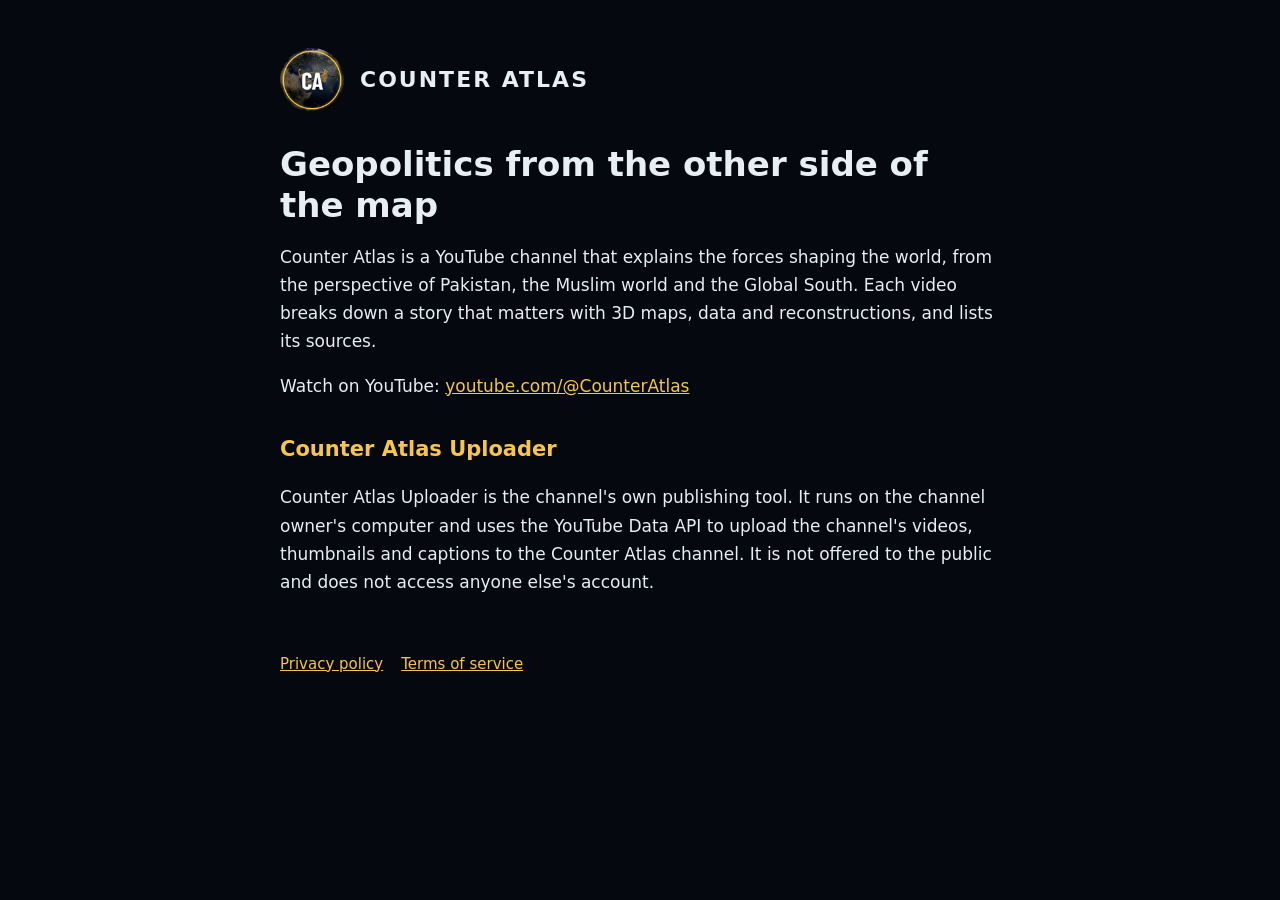
<file: index.html>
<!doctype html>
<html lang="en"><head><meta charset="utf-8"><meta name="viewport" content="width=device-width, initial-scale=1">
<title>Counter Atlas</title><link rel="stylesheet" href="style.css"></head>
<body><main>
<header><img src="avatar.png" alt=""><a href="./">Counter Atlas</a></header>
<h1>Geopolitics from the other side of the map</h1>
<p>Counter Atlas is a YouTube channel that explains the forces shaping the world, from the perspective of Pakistan, the Muslim world and the Global South. Each video breaks down a story that matters with 3D maps, data and reconstructions, and lists its sources.</p>
<p>Watch on YouTube: <a href="https://www.youtube.com/@CounterAtlas">youtube.com/@CounterAtlas</a></p>
<h2>Counter Atlas Uploader</h2>
<p>Counter Atlas Uploader is the channel's own publishing tool. It runs on the channel owner's computer and uses the YouTube Data API to upload the channel's videos, thumbnails and captions to the Counter Atlas channel. It is not offered to the public and does not access anyone else's account.</p>
<footer><a href="privacy.html">Privacy policy</a><a href="terms.html">Terms of service</a></footer>
</main></body></html>
</file>
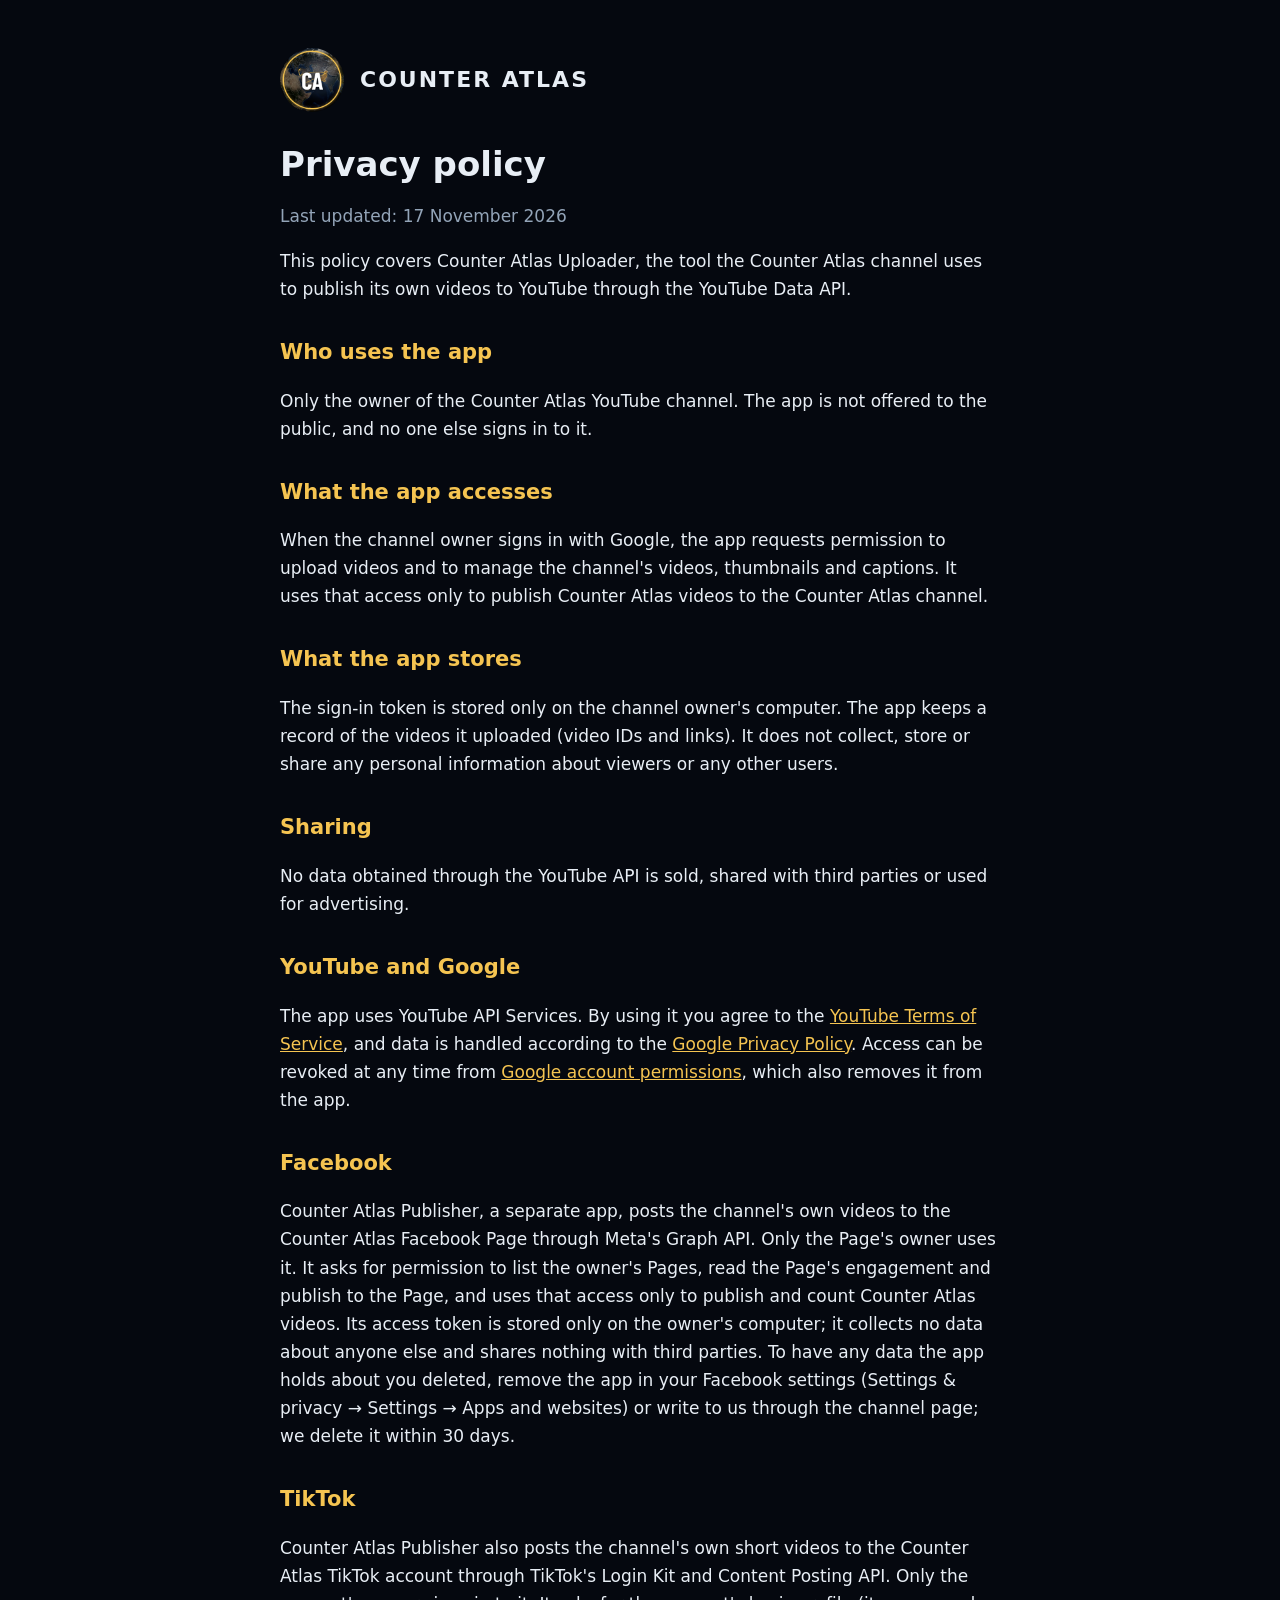
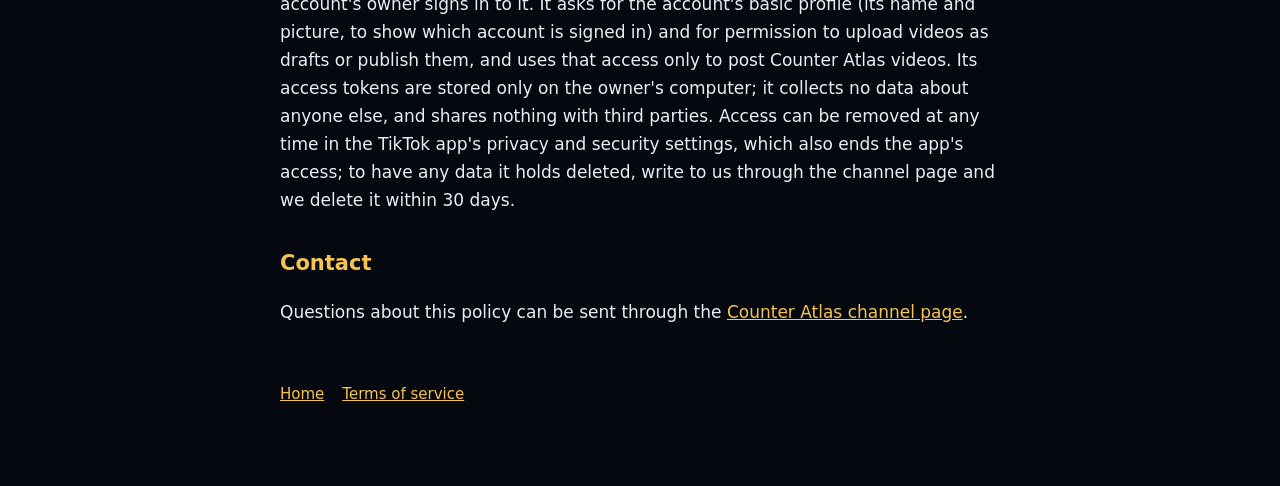
<file: privacy.html>
<!doctype html>
<html lang="en"><head><meta charset="utf-8"><meta name="viewport" content="width=device-width, initial-scale=1">
<title>Privacy policy · Counter Atlas</title><link rel="stylesheet" href="style.css"></head>
<body><main>
<header><img src="avatar.png" alt=""><a href="./">Counter Atlas</a></header>
<h1>Privacy policy</h1>
<p class="muted">Last updated: 17 November 2026</p>
<p>This policy covers Counter Atlas Uploader, the tool the Counter Atlas channel uses to publish its own videos to YouTube through the YouTube Data API.</p>
<h2>Who uses the app</h2>
<p>Only the owner of the Counter Atlas YouTube channel. The app is not offered to the public, and no one else signs in to it.</p>
<h2>What the app accesses</h2>
<p>When the channel owner signs in with Google, the app requests permission to upload videos and to manage the channel's videos, thumbnails and captions. It uses that access only to publish Counter Atlas videos to the Counter Atlas channel.</p>
<h2>What the app stores</h2>
<p>The sign-in token is stored only on the channel owner's computer. The app keeps a record of the videos it uploaded (video IDs and links). It does not collect, store or share any personal information about viewers or any other users.</p>
<h2>Sharing</h2>
<p>No data obtained through the YouTube API is sold, shared with third parties or used for advertising.</p>
<h2>YouTube and Google</h2>
<p>The app uses YouTube API Services. By using it you agree to the <a href="https://www.youtube.com/t/terms">YouTube Terms of Service</a>, and data is handled according to the <a href="https://policies.google.com/privacy">Google Privacy Policy</a>. Access can be revoked at any time from <a href="https://myaccount.google.com/permissions">Google account permissions</a>, which also removes it from the app.</p>
<h2>Facebook</h2>
<p>Counter Atlas Publisher, a separate app, posts the channel's own videos to the Counter Atlas Facebook Page through Meta's Graph API. Only the Page's owner uses it. It asks for permission to list the owner's Pages, read the Page's engagement and publish to the Page, and uses that access only to publish and count Counter Atlas videos. Its access token is stored only on the owner's computer; it collects no data about anyone else and shares nothing with third parties. To have any data the app holds about you deleted, remove the app in your Facebook settings (Settings &amp; privacy → Settings → Apps and websites) or write to us through the channel page; we delete it within 30 days.</p>
<h2>TikTok</h2>
<p>Counter Atlas Publisher also posts the channel's own short videos to the Counter Atlas TikTok account through TikTok's Login Kit and Content Posting API. Only the account's owner signs in to it. It asks for the account's basic profile (its name and picture, to show which account is signed in) and for permission to upload videos as drafts or publish them, and uses that access only to post Counter Atlas videos. Its access tokens are stored only on the owner's computer; it collects no data about anyone else, and shares nothing with third parties. Access can be removed at any time in the TikTok app's privacy and security settings, which also ends the app's access; to have any data it holds deleted, write to us through the channel page and we delete it within 30 days.</p>
<h2>Contact</h2>
<p>Questions about this policy can be sent through the <a href="https://www.youtube.com/@CounterAtlas/about">Counter Atlas channel page</a>.</p>
<footer><a href="./">Home</a><a href="terms.html">Terms of service</a></footer>
</main></body></html>
</file>
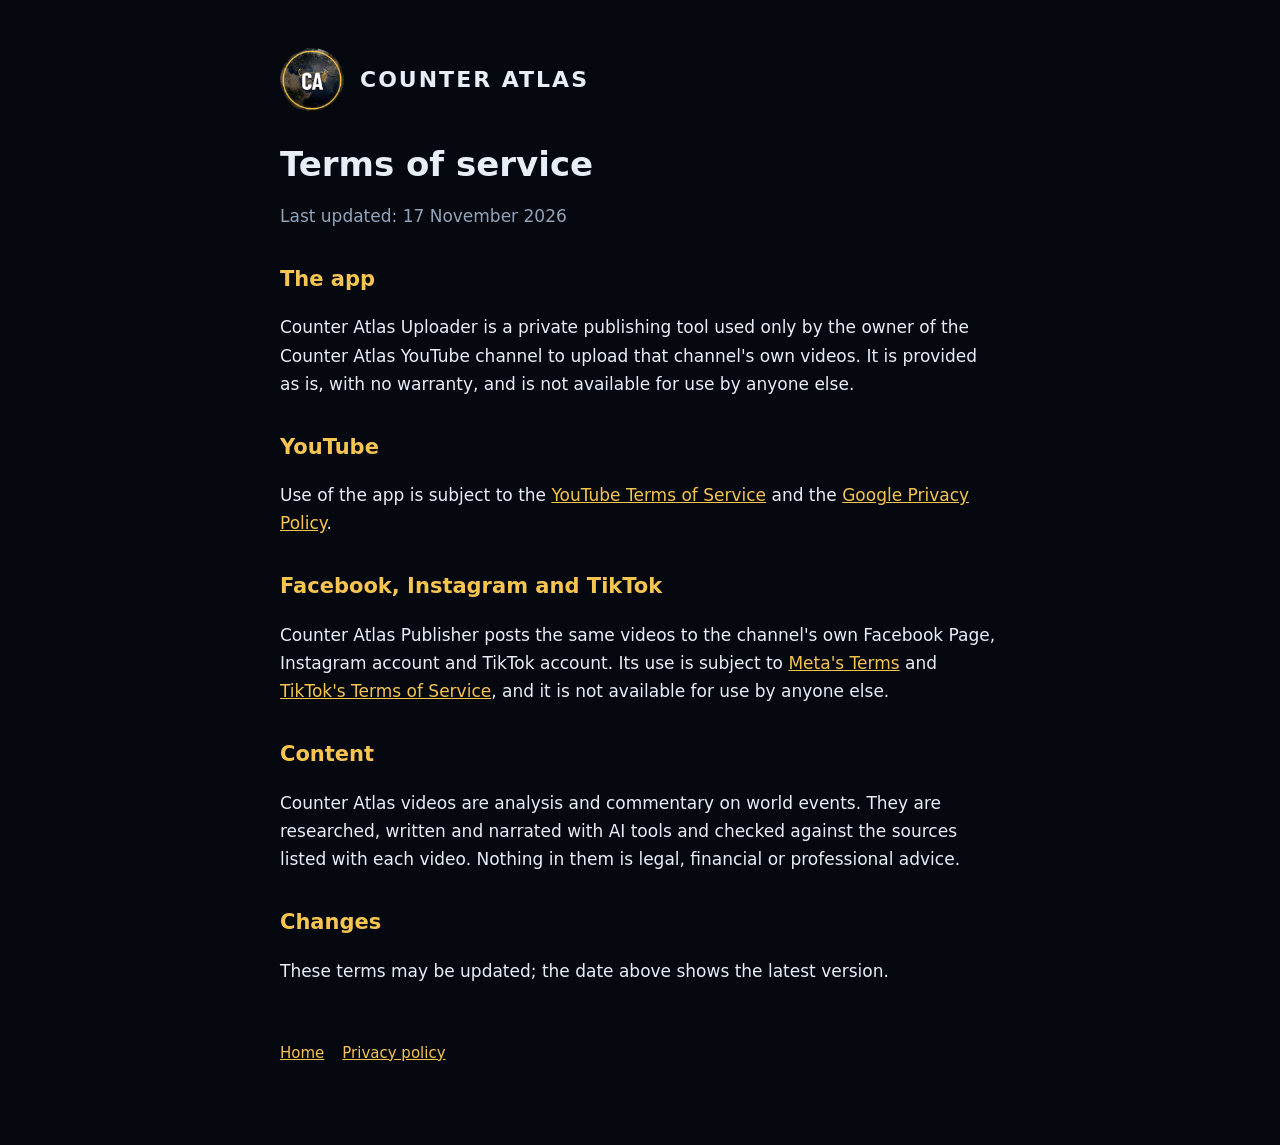
<file: terms.html>
<!doctype html>
<html lang="en"><head><meta charset="utf-8"><meta name="viewport" content="width=device-width, initial-scale=1">
<title>Terms of service · Counter Atlas</title><link rel="stylesheet" href="style.css"></head>
<body><main>
<header><img src="avatar.png" alt=""><a href="./">Counter Atlas</a></header>
<h1>Terms of service</h1>
<p class="muted">Last updated: 17 November 2026</p>
<h2>The app</h2>
<p>Counter Atlas Uploader is a private publishing tool used only by the owner of the Counter Atlas YouTube channel to upload that channel's own videos. It is provided as is, with no warranty, and is not available for use by anyone else.</p>
<h2>YouTube</h2>
<p>Use of the app is subject to the <a href="https://www.youtube.com/t/terms">YouTube Terms of Service</a> and the <a href="https://policies.google.com/privacy">Google Privacy Policy</a>.</p>
<h2>Facebook, Instagram and TikTok</h2>
<p>Counter Atlas Publisher posts the same videos to the channel's own Facebook Page, Instagram account and TikTok account. Its use is subject to <a href="https://www.facebook.com/terms">Meta's Terms</a> and <a href="https://www.tiktok.com/legal/terms-of-service">TikTok's Terms of Service</a>, and it is not available for use by anyone else.</p>
<h2>Content</h2>
<p>Counter Atlas videos are analysis and commentary on world events. They are researched, written and narrated with AI tools and checked against the sources listed with each video. Nothing in them is legal, financial or professional advice.</p>
<h2>Changes</h2>
<p>These terms may be updated; the date above shows the latest version.</p>
<footer><a href="./">Home</a><a href="privacy.html">Privacy policy</a></footer>
</main></body></html>
</file>
<file: style.css>
:root { --bg: #05080f; --text: #e8eef5; --muted: #93a4b8; --gold: #f5c451; }
* { box-sizing: border-box; }
body { margin: 0; background: var(--bg); color: var(--text); font: 17px/1.65 system-ui, -apple-system, "Segoe UI", sans-serif; }
main { max-width: 760px; margin: 0 auto; padding: 48px 20px 80px; }
header { display: flex; align-items: center; gap: 16px; margin-bottom: 32px; }
header img { width: 64px; height: 64px; border-radius: 50%; }
header a { color: var(--text); text-decoration: none; font-weight: 800; font-size: 22px; letter-spacing: 2px; text-transform: uppercase; }
h1 { font-size: 34px; line-height: 1.2; margin: 0 0 8px; }
h2 { font-size: 21px; margin: 32px 0 6px; color: var(--gold); }
a { color: var(--gold); }
.muted { color: var(--muted); }
footer { margin-top: 56px; color: var(--muted); font-size: 15px; }
footer a { margin-right: 18px; }
</file>
